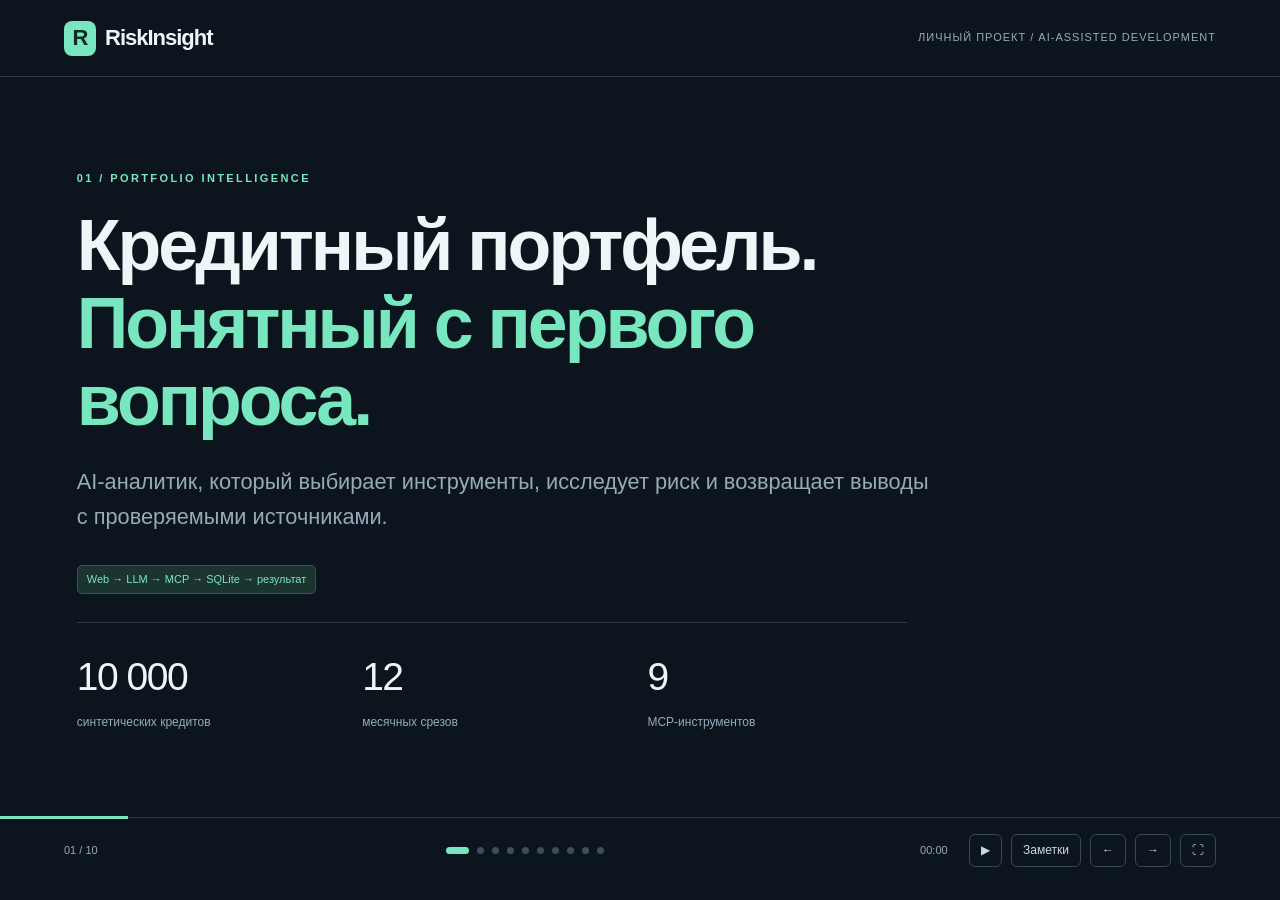
<file: docs/presentation.html>
<!doctype html><html lang="ru"><head><meta charset="utf-8"><meta name="viewport" content="width=device-width,initial-scale=1"><title>RiskInsight — защита проекта</title><style>
:root{--bg:#0c151d;--panel:#15232e;--line:#2b3c48;--mint:#78e6be;--muted:#95abba;--text:#eff6f7;--violet:#b6b2f7;--amber:#ebc083}*{box-sizing:border-box}body{background:var(--bg);color:var(--text);font:17px/1.55 -apple-system,BlinkMacSystemFont,'Segoe UI',Arial,sans-serif;margin:0}button,select{font:inherit;cursor:pointer}button:focus-visible,select:focus-visible{outline:2px solid var(--mint);outline-offset:4px}header{height:77px;padding:0 5vw;display:flex;align-items:center;justify-content:space-between;border-bottom:1px solid var(--line);font-size:14px}.brand{font-weight:700;font-size:22px;letter-spacing:-1px}.brand b{display:inline-grid;place-items:center;background:var(--mint);color:#102c27;width:32px;height:35px;border-radius:8px;margin-right:9px}.header-right{color:var(--muted);font-size:11px;letter-spacing:1px}.deck{max-width:1500px;margin:auto}.slide{display:none;min-height:calc(100vh - 160px);padding:45px 6vw 35px;animation:appear .22s ease}.slide.active{display:flex;flex-direction:column;justify-content:center}@keyframes appear{from{opacity:.25;transform:translateY(8px)}to{opacity:1;transform:none}}.eyebrow{font-size:11px;letter-spacing:2.4px;color:var(--mint);font-weight:600;margin-bottom:20px}.slide h1{font-size:clamp(37px,5.6vw,78px);line-height:1.08;font-weight:550;letter-spacing:-3px;margin:0 0 26px;max-width:1040px}.slide h1 em{font-style:normal;color:var(--mint)}.slide h2{font-size:clamp(28px,3.5vw,50px);line-height:1.15;letter-spacing:-1.7px;font-weight:550;margin:0 0 24px;max-width:1000px}.lede{max-width:860px;color:var(--muted);font-size:clamp(15px,1.7vw,23px);margin:0 0 30px;line-height:1.6}.muted{color:var(--muted)}.hero-grid{display:grid;grid-template-columns:repeat(3,1fr);max-width:830px;margin-top:28px;border-top:1px solid var(--line);padding-top:24px;gap:26px}.hero-stat strong{font-size:39px;font-weight:500;letter-spacing:-1.5px;display:block}.hero-stat span{font-size:12px;color:var(--muted)}.tag{display:inline-block;background:#1c3430;border:1px solid #33594d;border-radius:5px;color:var(--mint);font-size:11px;padding:5px 9px;width:fit-content}.cards{display:grid;grid-template-columns:repeat(3,minmax(0,1fr));gap:18px;margin:10px 0 25px}.card{background:var(--panel);border:1px solid var(--line);border-radius:12px;padding:25px}.card .number{color:var(--mint);font:12px monospace}.card h3{font-size:21px;line-height:1.4;font-weight:500;margin:14px 0}.card p{font-size:14px;color:var(--muted);margin:0;line-height:1.7}.callout{border-left:3px solid var(--mint);background:#142a2a;padding:17px 22px;color:#c7dedb;font-size:16px;margin:13px 0}.flow{display:flex;gap:12px;align-items:stretch;flex-wrap:wrap;margin:25px 0}.flow button{flex:1;min-width:110px;border:1px solid var(--line);border-radius:9px;background:var(--panel);padding:19px 12px;color:var(--text);text-align:left;font-size:17px;position:relative}.flow button small{display:block;color:var(--muted);font-size:10px;margin-top:8px}.flow button.selected{border-color:var(--mint);color:var(--mint);background:#193732}.flow button:after{content:'→';position:absolute;right:-12px;top:28px;color:var(--mint);z-index:2}.flow button:last-child:after{content:''}.flow-description{min-height:97px;background:#111f29;border:1px solid var(--line);border-radius:9px;padding:22px;font-size:17px;color:#becfda}.split{display:grid;grid-template-columns:1fr 1fr;gap:25px;margin:15px 0}.code{background:#101c25;border:1px solid #304653;border-radius:10px;padding:25px;color:#9fd9c4;font:15px/1.9 ui-monospace,SFMono-Regular,Consolas,monospace;white-space:pre-wrap;overflow-wrap:anywhere;margin:0}.steps{display:grid;gap:15px}.step{display:grid;grid-template-columns:32px 1fr;gap:12px;align-items:start}.step b{width:28px;height:28px;border-radius:50%;display:grid;place-items:center;background:#25423c;color:var(--mint);font-size:12px;font-weight:500}.step p{margin:0;font-size:15px;color:var(--muted)}.step strong{display:block;font-weight:500;color:var(--text);font-size:18px;margin-bottom:4px}.formula{font:20px/1.6 ui-monospace,Consolas,monospace;color:var(--mint);margin:18px 0}.metric-grid{display:grid;grid-template-columns:1fr 1fr;gap:20px;margin:15px 0}.metric-card{border:1px solid var(--line);border-radius:10px;padding:20px 24px;background:var(--panel)}.metric-card h3{font-size:17px;font-weight:500;margin:0}.metric-card p{font-size:13px;color:var(--muted);margin:8px 0}.data-header{display:flex;align-items:center;gap:20px;margin:5px 0 18px}select{padding:8px 15px;border-radius:6px;border:1px solid #395448;background:#182b2b;color:var(--mint);font-size:14px}.data-stats{display:grid;grid-template-columns:repeat(4,1fr);gap:15px;margin:12px 0}.data-stats>div{padding:19px;background:var(--panel);border:1px solid var(--line);border-radius:9px}.data-stats span{font-size:11px;color:var(--muted)}.data-stats strong{display:block;font-size:30px;font-weight:500;margin-top:9px;letter-spacing:-1px}.mini-bars{display:flex;align-items:flex-end;gap:12px;height:175px;margin:12px 0 25px;padding:18px 0 25px;border-bottom:1px solid var(--line)}.mini-bars>div{flex:1;position:relative;min-height:3px;background:#4a9180;border-radius:4px 4px 0 0;cursor:pointer}.mini-bars>div.current{background:var(--mint)}.mini-bars small{position:absolute;top:calc(100% + 9px);left:50%;transform:translateX(-50%);font-size:9px;color:var(--muted);white-space:nowrap}.mini-bars span{position:absolute;top:-21px;left:50%;transform:translateX(-50%);font-size:10px;white-space:nowrap}.two-lists{display:grid;grid-template-columns:1fr 1fr;gap:30px;margin:15px 0}.list-row{border-bottom:1px solid var(--line);padding:12px 0;font-size:16px;display:flex;gap:12px}.list-row span{color:var(--mint);min-width:20px}.list-row.warning span{color:var(--amber)}.list-title{font-size:12px;color:var(--muted);letter-spacing:1.3px;margin-bottom:10px}.timeline{display:grid;grid-template-columns:repeat(4,1fr);gap:18px;margin:25px 0}.timeline>div{border-top:2px solid #3a6858;padding:17px 0}.timeline small{color:var(--mint);font-size:11px;letter-spacing:1px}.timeline h3{font-size:19px;font-weight:500;margin:9px 0}.timeline p{font-size:13px;color:var(--muted)}.demo-code{font-size:19px;line-height:1.7;color:var(--text);padding:22px 27px;border:1px solid #426451;border-radius:10px;background:#1c302c;margin:15px 0 25px}.status-line{display:flex;gap:20px;align-items:center;flex-wrap:wrap;font-size:14px;margin-top:20px}.status-line span{border:1px solid var(--line);padding:10px 15px;border-radius:7px;color:#c0d2dc}.status-line strong{color:var(--mint);font-weight:500}.note{font-size:11px;color:var(--muted);margin:15px 0}.notes{display:none;margin:15px 0 0;padding:16px 20px;background:#302b24;border-left:3px solid var(--amber);color:#e5cdac;font-size:13px}.show-notes .active .notes{display:block}.controls{height:66px;position:relative;border-top:1px solid var(--line);display:flex;align-items:center;justify-content:space-between;padding:0 5vw;gap:20px}.counter{font-size:11px;color:var(--muted);min-width:65px}.dots{display:flex;gap:8px}.dots button{width:7px;height:7px;border:0;padding:0;background:#3a4e5c;border-radius:50%}.dots button.active{background:var(--mint);width:23px;border-radius:5px}.control-buttons{display:flex;align-items:center;gap:9px}.control-buttons button{background:none;border:1px solid #354853;border-radius:6px;color:#c9dbe2;padding:6px 11px;font-size:12px}.timer{font-size:11px;color:var(--muted);font-variant-numeric:tabular-nums;min-width:40px}.progress{height:3px;background:var(--mint);transition:width .25s;position:absolute;top:-2px;left:0}.link-button{display:inline-block;color:#0d2b23;background:var(--mint);border:0;padding:11px 17px;border-radius:7px;font-size:14px;text-decoration:none;margin:8px 0;width:fit-content}.kbd-hint{font-size:10px;color:var(--muted);margin-top:16px}@media(max-width:800px){header{height:62px}.header-right{font-size:8px}.slide{padding:30px 6vw;min-height:calc(100vh - 135px)}.slide h1{letter-spacing:-1.7px}.cards,.timeline{grid-template-columns:1fr 1fr;gap:12px}.card{padding:17px}.card h3{font-size:17px}.card p{font-size:12px}.split,.two-lists{grid-template-columns:1fr}.code{font-size:12px;padding:17px}.data-stats{grid-template-columns:1fr 1fr}.metric-card{padding:15px}.formula{font-size:14px}.hero-stat strong{font-size:29px}.hero-stat span{font-size:10px}.controls{padding:0 5vw;gap:10px}.dots{gap:5px}.control-buttons button{padding:6px 8px;font-size:10px}.control-buttons .notes-btn{display:none}.mini-bars{gap:7px}.mini-bars small{font-size:7px}.mini-bars span{font-size:8px}.flow button{font-size:13px;min-width:80px}.flow-description{font-size:14px}.slide h2{letter-spacing:-1px}.lede{font-size:15px}}@media print{header,.controls,.notes,.kbd-hint{display:none}.slide{display:flex!important;min-height:100vh;page-break-after:always}.slide:last-child{page-break-after:auto}body{-webkit-print-color-adjust:exact;print-color-adjust:exact}.slide{animation:none}}
</style></head><body><header><div class="brand"><b>R</b>RiskInsight</div><span class="header-right">ЛИЧНЫЙ ПРОЕКТ / AI-ASSISTED DEVELOPMENT</span></header><main class="deck">
<section class="slide active"><div class="eyebrow">01 / PORTFOLIO INTELLIGENCE</div><h1>Кредитный портфель.<br><em>Понятный с первого<br>вопроса.</em></h1><p class="lede">AI-аналитик, который выбирает инструменты, исследует риск и возвращает выводы с проверяемыми источниками.</p><span class="tag">Web → LLM → MCP → SQLite → результат</span><div class="hero-grid"><div class="hero-stat"><strong>10 000</strong><span>синтетических кредитов</span></div><div class="hero-stat"><strong>12</strong><span>месячных срезов</span></div><div class="hero-stat"><strong>9</strong><span>MCP-инструментов</span></div></div><aside class="notes">0:00–0:40. Представьтесь. Основная идея — не дать LLM посчитать риск, а дать ей инструменты для проверяемого анализа. Все показатели в презентации относятся только к синтетическим данным.</aside></section>
<section class="slide"><div class="eyebrow">02 / ПРИКЛАДНАЯ ЗАДАЧА</div><h2>Меньше ручных переходов.<br>Больше прозрачности анализа.</h2><p class="lede">Для риск-аналитика, которому нужно быстро исследовать портфель, а не просто увидеть еще один дашборд.</p><div class="cards"><article class="card"><span class="number">01 — ВОПРОС</span><h3>Что происходит с просрочкой?</h3><p>Нужны сопоставимые срезы, правильный знаменатель и одна область фильтров.</p></article><article class="card"><span class="number">02 — ИССЛЕДОВАНИЕ</span><h3>Какие сегменты дали вклад?</h3><p>Важно различать уровень риска, размер сегмента и эффект структуры портфеля.</p></article><article class="card"><span class="number">03 — ПРОВЕРКА</span><h3>Откуда взялись эти числа?</h3><p>Источники, параметры и результаты инструментов должны оставаться доступными.</p></article></div><div class="callout">Результат проекта: аналитический ответ, а не автоматическое решение по заемщику.</div><aside class="notes">0:40–1:20. Не обещайте измеренную экономию времени: пользовательского исследования и банковского пилота пока нет. Покажите конкретную прикладную задачу.</aside></section>
<section class="slide"><div class="eyebrow">03 / СКВОЗНАЯ АРХИТЕКТУРА</div><h2>Один вопрос.<br>Разделенные зоны ответственности.</h2><p class="lede">Нажмите на любой этап, чтобы увидеть его роль.</p><div class="flow" id="flow"><button data-step="0" class="selected">Пользователь<small>Вопрос и область</small></button><button data-step="1">Web UI<small>FastAPI + HTML/JS</small></button><button data-step="2">LLM-агент<small>Tool-calling loop</small></button><button data-step="3">MCP<small>JSON-RPC / stdio</small></button><button data-step="4">SQLite<small>Read-only analytics</small></button><button data-step="5">Ответ<small>Текст + [Tn]</small></button></div><div id="flow-description" class="flow-description">Пользователь формулирует вопрос и выбирает дату, продукт, регион и рейтинг.</div><div class="callout">MCP — отдельный процесс с initialize, tools/list и tools/call. Это не обычная функция с переименованным интерфейсом.</div><aside class="notes">1:20–2:00. Покажите 2–3 этапа кликами. Объясните, что MCP stdio допустим внутри одного контейнера: публичный Web UI не означает публичный MCP endpoint. Числа считает Python/SQL.</aside></section>
<section class="slide"><div class="eyebrow">04 / AI-ЛОГИКА</div><h2>Модель выбирает анализ.<br>Инструменты дают доказательства.</h2><div class="split"><div class="steps"><div class="step"><b>1</b><p><strong>Узнать контекст</strong>Даты, категории и определения метрик — из get_dataset_context.</p></div><div class="step"><b>2</b><p><strong>Выбрать инструменты</strong>Модель определяет последовательность вызовов в пределах бюджета.</p></div><div class="step"><b>3</b><p><strong>Получить факты</strong>Валидируемые аргументы, фиксированные SQL-запросы и результаты MCP.</p></div><div class="step"><b>4</b><p><strong>Сформировать вывод</strong>Ссылки [T1], [T2], оговорки и проверки для человека.</p></div></div><pre class="code">tools/call
{
  "name": "explain_npl_change",
  "arguments": {
    "start_date": "2026-04-30",
    "end_date": "2026-09-30",
    "dimension": "product"
  }
}

→ structuredContent
→ source_ref: "T2"
→ вывод с источником [T2]</pre></div><p class="note">DEMO использует фиксированные сценарии и не выдается за LLM. Без реальной модели критерий AI-логики не считается закрытым.</p><aside class="notes">2:00–2:45. Это ключевой слайд для защиты. Не называйте демонстрационные шаблоны искусственным интеллектом. Для настоящей защиты запустите APP_MODE=llm и проверьте провайдера.</aside></section>
<section class="slide"><div class="eyebrow">05 / МЕТОДОЛОГИЯ</div><h2>Сначала определения.<br>Потом красивые выводы.</h2><div class="metric-grid"><div class="metric-card"><h3>Просрочка DPD 90+</h3><div class="formula">Σ остаток[DPD ≥ 90] / Σ остаток</div><p>Учебный proxy. Не полное регуляторное определение NPL.</p></div><div class="metric-card"><h3>Изменение доли</h3><div class="formula">(доля₁ − доля₀) × 100 п.п.</div><p>Доли возвращаются в диапазоне 0…1. Остатки разных дат не суммируются.</p></div><div class="metric-card"><h3>Учебный expected loss</h3><div class="formula">EL₁₂ = Σ EAD × PD₁₂ × LGD</div><p>Не IFRS 9 ECL. PD/LGD синтетические; нет стадий и дисконтирования.</p></div><div class="metric-card"><h3>Атрибуция изменения</h3><div class="formula">Δ(wr) = w̄ × Δr + r̄ × Δw</div><p>Внутрисегментный риск + структура. Арифметическое разложение, не причинность.</p></div></div><aside class="notes">2:45–3:30. Выделите два типичных риска: модель путает проценты и процентные пункты; наблюдаемое изменение выдает за причину. Здесь это вынесено в код, контракт и промпт.</aside></section>
<section class="slide"><div class="eyebrow">06 / ДАННЫЕ И МЕТРИКИ</div><h2>Воспроизводимый портфель.<br>Проверяемые срезы.</h2><div class="data-header"><select id="demo-month" aria-label="Месячный срез"></select><span class="tag">SYNTHETIC / SEED 42</span></div><div class="data-stats"><div><span>ОСТАТОК ПОРТФЕЛЯ</span><strong id="d-balance">—</strong></div><div><span>DPD 90+ · ПО ОСТАТКУ</span><strong id="d-npl">—</strong></div><div><span>КРЕДИТОВ</span><strong id="d-count">—</strong></div><div><span>УЧЕБНЫЙ EL₁₂</span><strong id="d-el">—</strong></div></div><div id="demo-bars" class="mini-bars"></div><p class="note">Это офлайн-срезы, встроенные в презентацию из генератора проекта, а не обращение к LLM или хостингу. Нажатие на столбец меняет выбранную дату.</p><aside class="notes">3:30–4:10. Переключите месяц. Зафиксированная когорта: нет новых выдач и списаний. Заложенное в генератор ухудшение отдельных сегментов — учебный механизм, а не наблюдение о реальном рынке.</aside></section>
<section class="slide"><div class="eyebrow">07 / КАЧЕСТВО И БЕЗОПАСНОСТЬ</div><h2>Что защищено кодом.<br>Что все еще проверяет человек.</h2><div class="two-lists"><div><div class="list-title">ТЕХНИЧЕСКИЕ ОГРАНИЧЕНИЯ</div><div class="list-row"><span>✓</span>Только разрешенные MCP-инструменты</div><div class="list-row"><span>✓</span>Read-only SQLite и параметры SQL</div><div class="list-row"><span>✓</span>Валидация схем, лимит шагов и тайм-ауты</div><div class="list-row"><span>✓</span>Токен доступа и лимит запросов</div><div class="list-row"><span>✓</span>Расчеты, MCP и API покрыты тестами</div></div><div><div class="list-title">ГРАНИЦЫ ПРОЕКТА</div><div class="list-row warning"><span>!</span>Ссылки не доказывают правоту интерпретации</div><div class="list-row warning"><span>!</span>PD/LGD не являются банковской моделью</div><div class="list-row warning"><span>!</span>Нет индивидуальных кредитных решений</div><div class="list-row warning"><span>!</span>Общий токен — не полноценная IAM</div><div class="list-row warning"><span>!</span>Нужен реальный LLM smoke-test до защиты</div></div></div><aside class="notes">4:10–4:55. Журнал показывает вызовы инструментов, а не скрытые рассуждения модели. Не заявляйте, что галлюцинации полностью устранены. Тест LLM в архиве использует mock API; ключ провайдера нужен для реальной проверки.</aside></section>
<section class="slide"><div class="eyebrow">08 / SPEC-DRIVEN DEVELOPMENT</div><h2>От требований<br>к воспроизводимой реализации.</h2><div class="timeline"><div><small>01 / SPEC</small><h3>Сценарии и границы</h3><p>SPEC.md: критерии приемки, метрики, ограничения и контракт данных.</p></div><div><small>02 / CONTRACTS</small><h3>Инструменты и схемы</h3><p>Pydantic-контракты, каталог MCP, ресурс методологии и ошибки.</p></div><div><small>03 / BUILD</small><h3>Вертикальный срез</h3><p>Данные → MCP → агент → Web UI → результат с источниками.</p></div><div><small>04 / VERIFY</small><h3>Тесты и публикация</h3><p>pytest, smoke-тест, Docker, CI и шаблон Render.</p></div></div><div class="callout">README объясняет запуск и ограничения. AGENTS.md задает правила дальнейшей AI-ассистированной разработки.</div><p class="note">Это структура поставленного проекта, а не заявление о несуществующей истории коммитов или пройденном семестровом процессе.</p><aside class="notes">4:55–5:35. Покажите трассировку требований в SPEC.md и реальные файлы тестов. Объясните, как будете вносить изменения: сначала контракт и критерий, затем реализация и проверка.</aside></section>
<section class="slide"><div class="eyebrow">09 / ЖИВАЯ ДЕМОНСТРАЦИЯ</div><h2>Один запрос.<br>От вопроса до проверенного вклада.</h2><div class="demo-code">«Проанализируй качество портфеля за последние шесть доступных срезов. Какие продукты дали вклад в изменение DPD 90+? Отдели факты от гипотез и укажи источники».</div><div class="steps"><div class="step"><b>1</b><p><strong>Показать область анализа</strong>Дата, продукт, регион, режим LLM и синтетическая природа данных.</p></div><div class="step"><b>2</b><p><strong>Дождаться результата в приложении</strong>Модель вызывает MCP, получает динамику и разложение.</p></div><div class="step"><b>3</b><p><strong>Открыть [Tn] и экспорт</strong>Проверить аргументы, цифры, журнал JSON-RPC и отчет Markdown.</p></div></div><a class="link-button" href="http://localhost:8000" target="_blank" rel="noopener" id="app-link">Открыть приложение ↗</a><p class="note">При открытии презентации через сервис кнопка ведет в этот же сервис. Для офлайн-файла требуется локальный запуск на порту 8000.</p><aside class="notes">5:35–8:10. Перейдите в приложение. Проверьте, что реально виден LLM, не DEMO. Откройте источник после ответа и сравните с графиком. Если API не отвечает, честно покажите DEMO как запасной сценарий и отдельно объясните статус LLM.</aside></section>
<section class="slide"><div class="eyebrow">10 / РЕЗУЛЬТАТ И СЛЕДУЮЩИЙ ЭТАП</div><h2>Не просто чат.<br><em style="font-style:normal;color:var(--mint)">Проверяемый аналитический цикл.</em></h2><p class="lede">Рабочий код связывает пользовательский вопрос, выбор инструментов, расчет метрик и объяснение результата.</p><div class="cards"><article class="card"><span class="number">РЕАЛИЗОВАНО</span><h3>Вертикальный срез</h3><p>Web, MCP, SQLite, LLM-адаптер, DEMO, экспорт, тесты и документация.</p></article><article class="card"><span class="number">ПЕРЕД ЗАЩИТОЙ</span><h3>Публикация и live-тест</h3><p>Подключить модель, проверить реальные ответы, загрузить публичный репозиторий и развернуть сервис.</p></article><article class="card"><span class="number">ДАЛЕЕ</span><h3>От MVP к практике</h3><p>Ролевой доступ, реальные источники под контролем владельца данных, валидация моделей и оценка качества ответов.</p></article></div><div class="status-line"><span><strong>Web</strong> · точка входа</span><span><strong>LLM</strong> · выбор анализа</span><span><strong>MCP</strong> · инструменты</span><span><strong>[Tn]</strong> · проверка</span></div><aside class="notes">8:10–9:00. Финальный слайд отражает состояние поставки. После настоящей публикации замените статус на реальные ссылки и добавьте результат live LLM smoke-test. До этого не заявляйте о готовом публичном сервисе.</aside></section>
</main><div class="controls"><div class="progress" id="progress"></div><span class="counter" id="counter">01 / 10</span><div class="dots" id="dots"></div><div class="control-buttons"><span class="timer" id="timer">00:00</span><button id="timer-button" title="Начать или остановить таймер">▶</button><button class="notes-btn" id="notes-button" title="Заметки выступающего (N)">Заметки</button><button id="prev" aria-label="Предыдущий слайд">←</button><button id="next" aria-label="Следующий слайд">→</button><button id="fullscreen" title="Полноэкранный режим (F)">⛶</button></div></div>
<script id="presentation-data" type="application/json">[{"as_of": "2025-10-31", "loan_count": 10000, "balance_rub": 18671600706.0, "npl90_balance_rub": 225974549.0, "npl90_count": 146, "npl90_ratio": 0.01210258, "npl90_count_ratio": 0.0146, "dpd1_ratio": 0.06637502, "dpd30_ratio": 0.03782954, "dpd60_ratio": 0.01974634, "weighted_rate": 0.15810087, "el_rub": 223631466.37, "el_ratio": 0.01197709}, {"as_of": "2025-11-30", "loan_count": 10000, "balance_rub": 18553743583.12, "npl90_balance_rub": 317701650.36, "npl90_count": 196, "npl90_ratio": 0.01712332, "npl90_count_ratio": 0.0196, "dpd1_ratio": 0.0556378, "dpd30_ratio": 0.04483104, "dpd60_ratio": 0.02784569, "weighted_rate": 0.15794129, "el_rub": 251690143.78, "el_ratio": 0.01356546}, {"as_of": "2025-12-31", "loan_count": 10000, "balance_rub": 18436368818.73, "npl90_balance_rub": 428563670.28, "npl90_count": 260, "npl90_ratio": 0.02324556, "npl90_count_ratio": 0.026, "dpd1_ratio": 0.05093282, "dpd30_ratio": 0.04012979, "dpd60_ratio": 0.03373522, "weighted_rate": 0.15778132, "el_rub": 286158703.55, "el_ratio": 0.01552142}, {"as_of": "2026-01-31", "loan_count": 10000, "balance_rub": 18320174216.02, "npl90_balance_rub": 545475653.82, "npl90_count": 321, "npl90_ratio": 0.02977459, "npl90_count_ratio": 0.0321, "dpd1_ratio": 0.04893046, "dpd30_ratio": 0.03888803, "dpd60_ratio": 0.03350997, "weighted_rate": 0.15762371, "el_rub": 319391048.41, "el_ratio": 0.01743384}, {"as_of": "2026-02-28", "loan_count": 10000, "balance_rub": 18205081032.25, "npl90_balance_rub": 593211126.59, "npl90_count": 349, "npl90_ratio": 0.03258492, "npl90_count_ratio": 0.0349, "dpd1_ratio": 0.05009054, "dpd30_ratio": 0.04148284, "dpd60_ratio": 0.03494448, "weighted_rate": 0.15746744, "el_rub": 333778983.81, "el_ratio": 0.01833439}, {"as_of": "2026-03-31", "loan_count": 10000, "balance_rub": 18091348260.87, "npl90_balance_rub": 604642475.82, "npl90_count": 363, "npl90_ratio": 0.03342164, "npl90_count_ratio": 0.0363, "dpd1_ratio": 0.05235967, "dpd30_ratio": 0.04280344, "dpd60_ratio": 0.03754885, "weighted_rate": 0.15731288, "el_rub": 337748272.77, "el_ratio": 0.01866905}, {"as_of": "2026-04-30", "loan_count": 10000, "balance_rub": 17978956775.32, "npl90_balance_rub": 635156945.07, "npl90_count": 393, "npl90_ratio": 0.0353278, "npl90_count_ratio": 0.0393, "dpd1_ratio": 0.05708916, "dpd30_ratio": 0.04547157, "dpd60_ratio": 0.03901414, "weighted_rate": 0.15715902, "el_rub": 363855786.51, "el_ratio": 0.02023787}, {"as_of": "2026-05-31", "loan_count": 10000, "balance_rub": 17867894594.77, "npl90_balance_rub": 634125226.54, "npl90_count": 412, "npl90_ratio": 0.03548964, "npl90_count_ratio": 0.0412, "dpd1_ratio": 0.05630275, "dpd30_ratio": 0.0461006, "dpd60_ratio": 0.03887527, "weighted_rate": 0.15700845, "el_rub": 380644619.51, "el_ratio": 0.02130327}, {"as_of": "2026-06-30", "loan_count": 10000, "balance_rub": 17758058025.84, "npl90_balance_rub": 651943104.44, "npl90_count": 443, "npl90_ratio": 0.03671252, "npl90_count_ratio": 0.0443, "dpd1_ratio": 0.05877843, "dpd30_ratio": 0.04738471, "dpd60_ratio": 0.04164699, "weighted_rate": 0.15685999, "el_rub": 403852418.91, "el_ratio": 0.02274192}, {"as_of": "2026-07-31", "loan_count": 10000, "balance_rub": 17649838445.39, "npl90_balance_rub": 691942695.12, "npl90_count": 474, "npl90_ratio": 0.03920391, "npl90_count_ratio": 0.0474, "dpd1_ratio": 0.0637147, "dpd30_ratio": 0.05112335, "dpd60_ratio": 0.04294128, "weighted_rate": 0.15671487, "el_rub": 433191853.32, "el_ratio": 0.02454367}, {"as_of": "2026-08-31", "loan_count": 10000, "balance_rub": 17543173616.51, "npl90_balance_rub": 732574431.98, "npl90_count": 523, "npl90_ratio": 0.04175838, "npl90_count_ratio": 0.0523, "dpd1_ratio": 0.06960899, "dpd30_ratio": 0.05840087, "dpd60_ratio": 0.04875788, "weighted_rate": 0.15657275, "el_rub": 467183990.27, "el_ratio": 0.02663053}, {"as_of": "2026-09-30", "loan_count": 10000, "balance_rub": 17437741203.08, "npl90_balance_rub": 797406074.0, "npl90_count": 578, "npl90_ratio": 0.04572875, "npl90_count_ratio": 0.0578, "dpd1_ratio": 0.07300958, "dpd30_ratio": 0.06020547, "dpd60_ratio": 0.05265719, "weighted_rate": 0.15643261, "el_rub": 504773285.56, "el_ratio": 0.02894717}]</script>
<script>
const slides=[...document.querySelectorAll('.slide')];let page=0;const dots=document.getElementById('dots');slides.forEach((s,i)=>{const b=document.createElement('button');b.title='Слайд '+(i+1);b.setAttribute('aria-label','Слайд '+(i+1));b.onclick=()=>go(i);dots.append(b);});
function go(i){page=Math.max(0,Math.min(slides.length-1,i));slides.forEach((s,j)=>s.classList.toggle('active',j===page));[...dots.children].forEach((b,j)=>b.classList.toggle('active',j===page));document.getElementById('counter').textContent=String(page+1).padStart(2,'0')+' / '+slides.length;document.getElementById('progress').style.width=(page+1)/slides.length*100+'%';document.getElementById('prev').disabled=page===0;document.getElementById('next').disabled=page===slides.length-1;history.replaceState(null,'','#'+(page+1));window.scrollTo(0,0);}
document.getElementById('prev').onclick=()=>go(page-1);document.getElementById('next').onclick=()=>go(page+1);document.getElementById('notes-button').onclick=()=>document.body.classList.toggle('show-notes');function fullscreen(){if(document.fullscreenElement)document.exitFullscreen?.();else document.documentElement.requestFullscreen?.();}document.getElementById('fullscreen').onclick=fullscreen;document.addEventListener('keydown',e=>{if(['SELECT','INPUT','TEXTAREA'].includes(e.target.tagName))return;if(['ArrowRight','PageDown',' '].includes(e.key)){e.preventDefault();go(page+1);}if(['ArrowLeft','PageUp'].includes(e.key)){e.preventDefault();go(page-1);}if(e.key==='Home')go(0);if(e.key==='End')go(slides.length-1);if(e.key.toLowerCase()==='n')document.body.classList.toggle('show-notes');if(e.key.toLowerCase()==='f')fullscreen();});
const descriptions=['Пользователь формулирует вопрос и выбирает дату, продукт, регион и рейтинг.','Web UI передает вопрос и фильтры в FastAPI. Ключ LLM остается только на сервере.','Модель получает схемы инструментов, выбирает последовательность вызовов и интерпретирует факты. Бюджет ограничен.','Отдельный процесс отвечает по MCP JSON-RPC через stdio. Поддержаны initialize, tools/list, tools/call и resources/read.','Детерминированные расчеты на Python/SQL. Только чтение, параметризованные запросы, валидируемые аргументы.','Пользователь видит текст со ссылками [Tn], результаты инструментов, длительность и экспорт. Скрытые рассуждения не отображаются.'];document.querySelectorAll('[data-step]').forEach(b=>b.onclick=()=>{document.querySelectorAll('[data-step]').forEach(x=>x.classList.remove('selected'));b.classList.add('selected');document.getElementById('flow-description').textContent=descriptions[Number(b.dataset.step)];});
const data=JSON.parse(document.getElementById('presentation-data').textContent);const select=document.getElementById('demo-month');data.forEach(r=>select.add(new Option(r.as_of,r.as_of)));select.value=data.at(-1).as_of;const nf=new Intl.NumberFormat('ru-RU',{maximumFractionDigits:2});function renderData(){const r=data.find(x=>x.as_of===select.value);document.getElementById('d-balance').textContent=nf.format(r.balance_rub/1e9)+' млрд ₽';document.getElementById('d-npl').textContent=nf.format(r.npl90_ratio*100)+'%';document.getElementById('d-count').textContent=new Intl.NumberFormat('ru-RU').format(r.loan_count);document.getElementById('d-el').textContent=nf.format(r.el_rub/1e6)+' млн ₽';const bars=document.getElementById('demo-bars');bars.replaceChildren();const max=Math.max(...data.map(d=>d.npl90_ratio));data.forEach(x=>{const b=document.createElement('div');b.style.height=(x.npl90_ratio/max*90)+'%';b.classList.toggle('current',x.as_of===select.value);b.setAttribute('role','button');b.tabIndex=0;b.setAttribute('aria-label',x.as_of);const value=document.createElement('span');value.textContent=nf.format(x.npl90_ratio*100)+'%';const month=document.createElement('small');month.textContent=x.as_of.slice(0,7);b.append(value,month);const choose=()=>{select.value=x.as_of;renderData();};b.onclick=choose;b.onkeydown=e=>{if(e.key==='Enter'){e.stopPropagation();choose();}};bars.append(b);});}select.onchange=renderData;renderData();
let elapsed=0,running=false,last=0;document.getElementById('timer-button').onclick=()=>{running=!running;last=performance.now();document.getElementById('timer-button').textContent=running?'Ⅱ':'▶';};setInterval(()=>{if(running){const now=performance.now();elapsed+=now-last;last=now;}const secs=Math.floor(elapsed/1000);document.getElementById('timer').textContent=String(Math.floor(secs/60)).padStart(2,'0')+':'+String(secs%60).padStart(2,'0');},250);if(location.protocol==='http:'||location.protocol==='https:')document.getElementById('app-link').href=location.origin;go(Number(location.hash.slice(1))-1||0);
</script></body></html>
</file>
